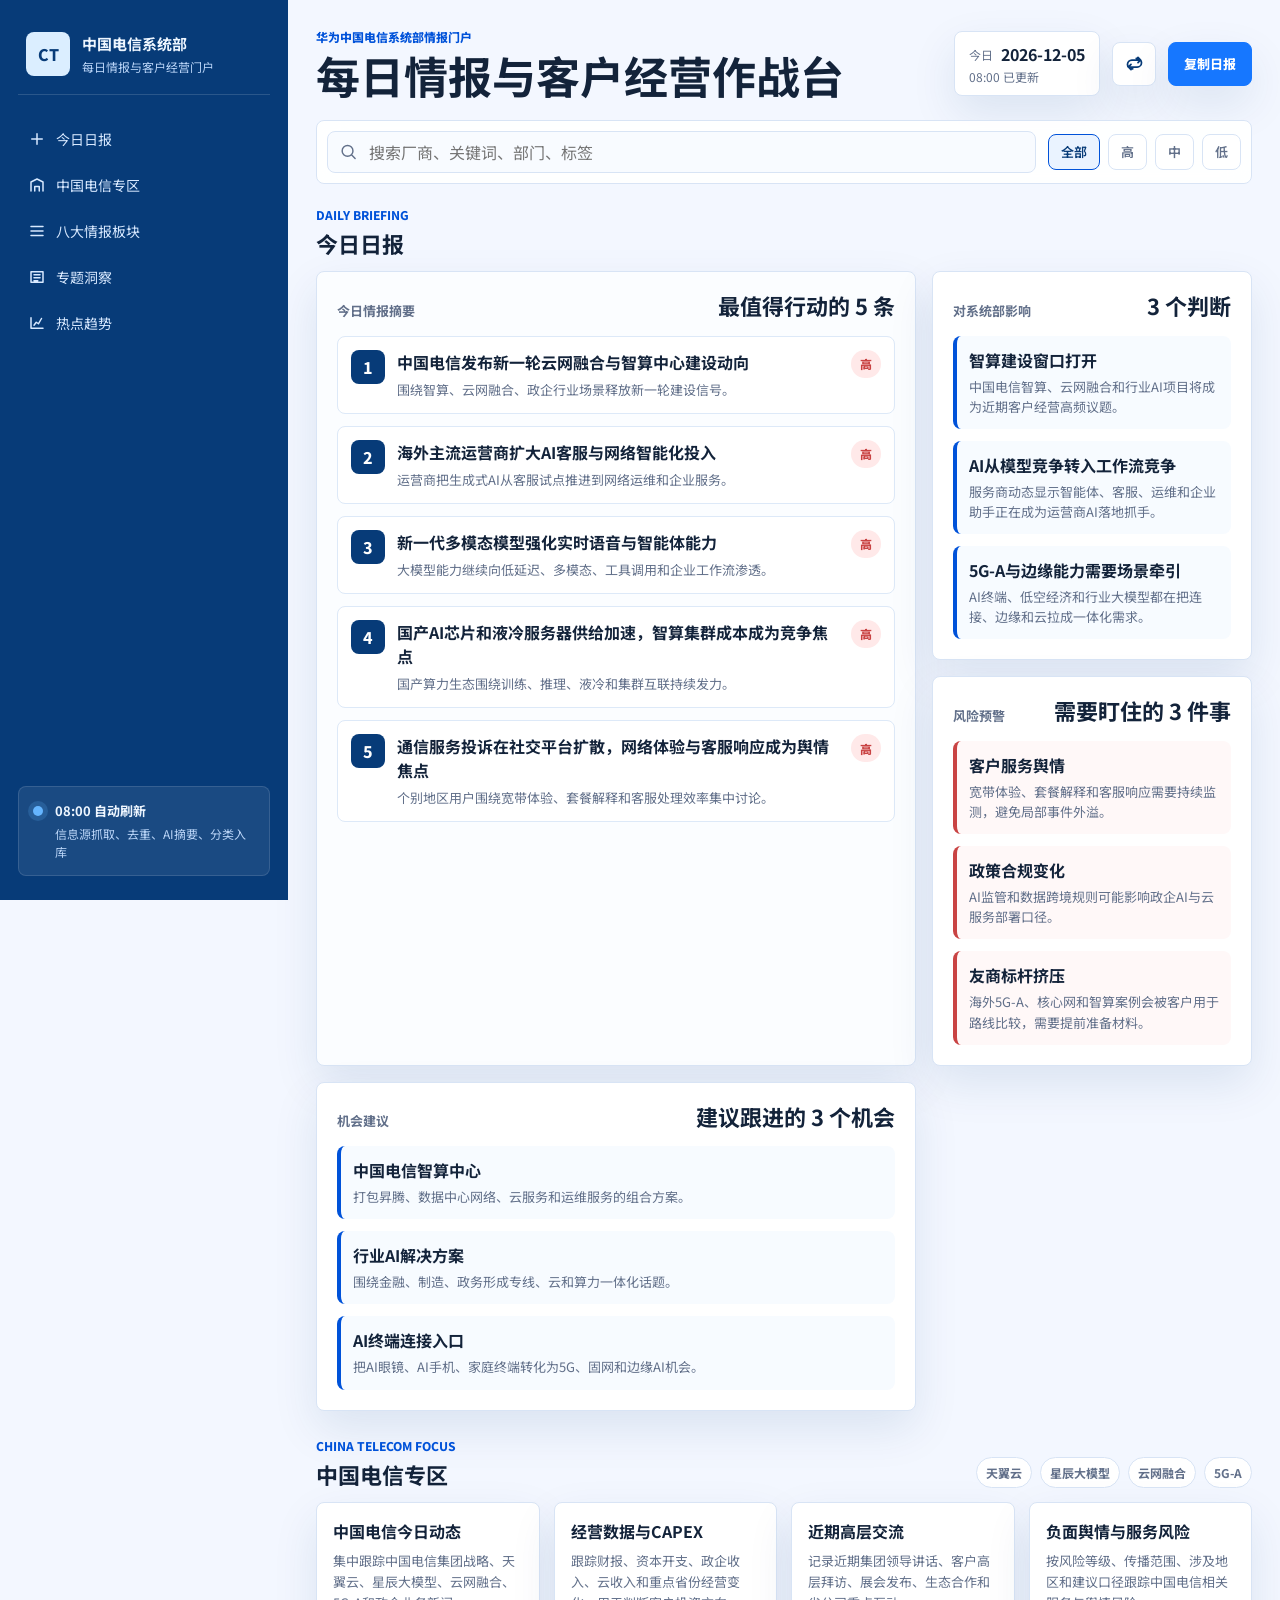
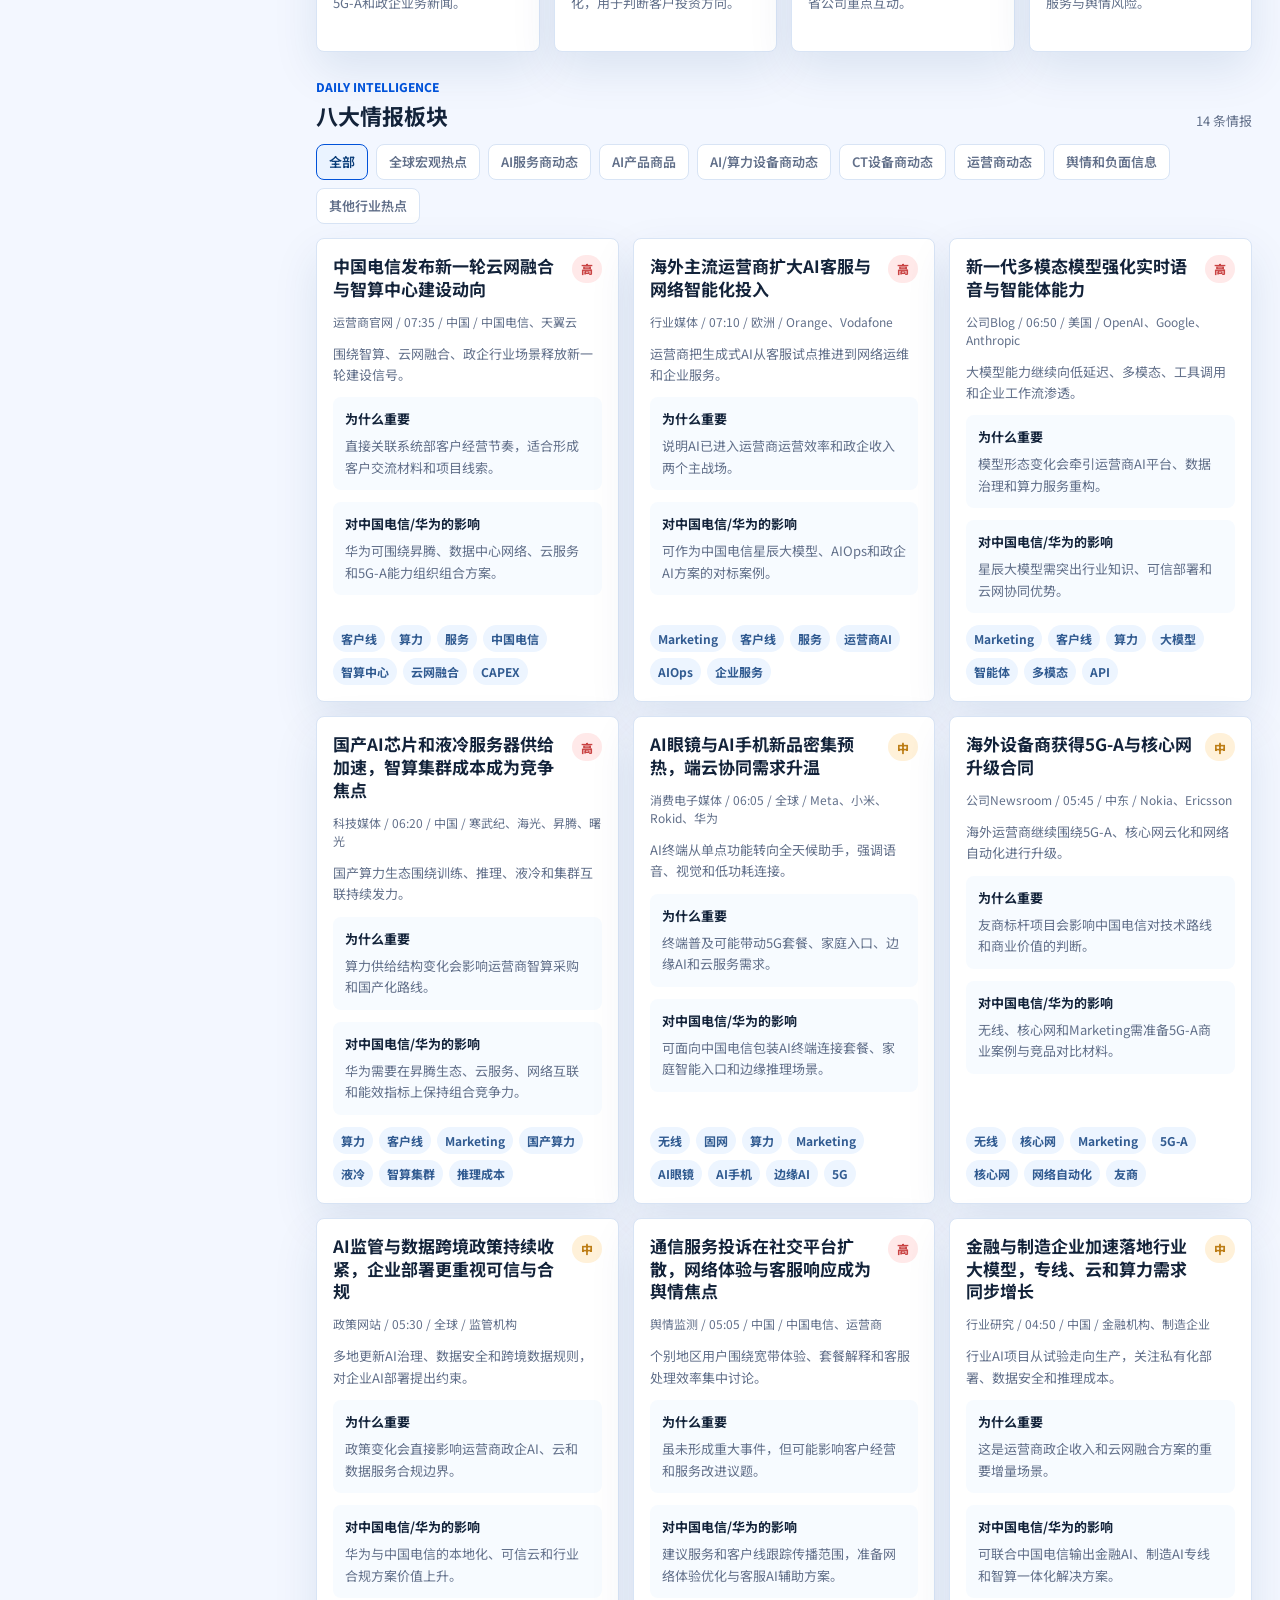
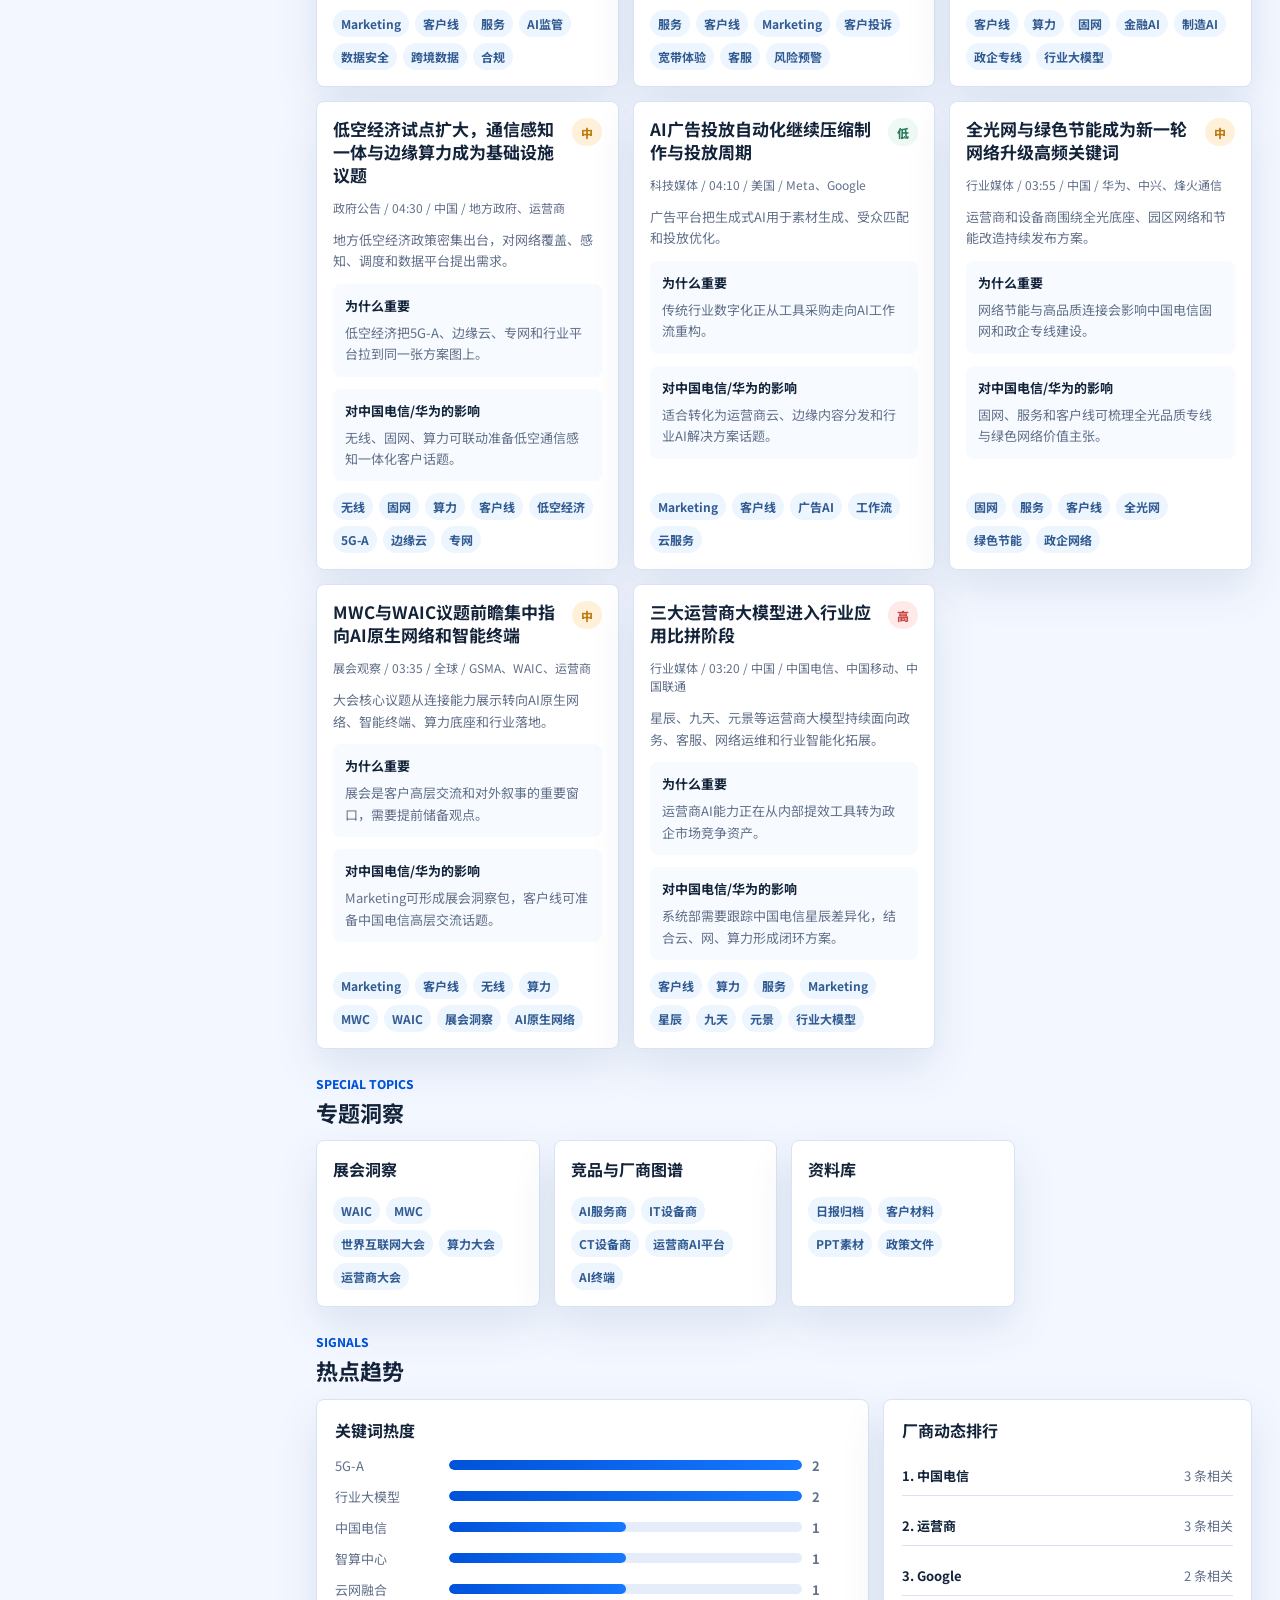
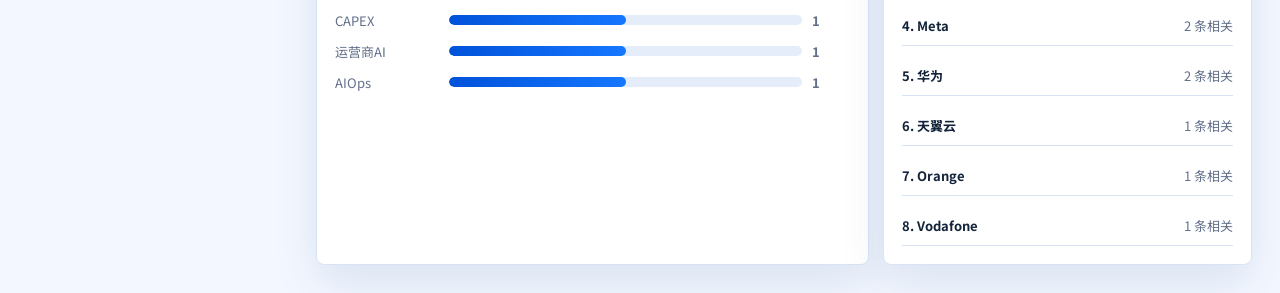
<file: index.html>
<!doctype html>
<html lang="zh-CN">
  <head>
    <meta charset="UTF-8" />
    <meta name="viewport" content="width=device-width, initial-scale=1.0" />
    <title>中国电信系统部情报门户</title>
    <link rel="preconnect" href="https://fonts.googleapis.com" />
    <link rel="preconnect" href="https://fonts.gstatic.com" crossorigin />
    <link
      href="https://fonts.googleapis.com/css2?family=Noto+Sans+SC:wght@400;500;600;700;800&display=swap"
      rel="stylesheet"
    />
    <link rel="stylesheet" href="./styles.css" />
  </head>
  <body>
    <div class="app-shell">
      <aside class="sidebar" aria-label="主导航">
        <div class="brand">
          <div class="brand-mark">CT</div>
          <div>
            <strong>中国电信系统部</strong>
            <span>每日情报与客户经营门户</span>
          </div>
        </div>

        <nav class="nav-list" id="navList"></nav>

        <section class="status-panel">
          <span class="status-dot"></span>
          <div>
            <strong>08:00 自动刷新</strong>
            <p>信息源抓取、去重、AI摘要、分类入库</p>
          </div>
        </section>
      </aside>

      <main class="workspace">
        <header class="topbar">
          <div>
            <p class="eyebrow">华为中国电信系统部情报门户</p>
            <h1>每日情报与客户经营作战台</h1>
          </div>
          <div class="topbar-actions">
            <div class="refresh-pill">
              <span>今日</span>
              <strong id="todayLabel">2026-05-09</strong>
              <small>08:00 已更新</small>
            </div>
            <button class="icon-button" id="shareButton" title="复制分享链接" aria-label="复制分享链接">
              <svg viewBox="0 0 24 24" aria-hidden="true">
                <path d="M16 5l3 3-3 3M19 8H9a5 5 0 0 0 0 10h1M8 19l-3-3 3-3M5 16h10a5 5 0 0 0 0-10h-1" />
              </svg>
            </button>
            <button class="text-button" id="copyBriefButton">复制日报</button>
          </div>
        </header>

        <section class="control-row" aria-label="搜索与筛选">
          <label class="search-box">
            <svg viewBox="0 0 24 24" aria-hidden="true">
              <path d="m21 21-4.35-4.35M10.5 18a7.5 7.5 0 1 1 0-15 7.5 7.5 0 0 1 0 15Z" />
            </svg>
            <input id="searchInput" type="search" placeholder="搜索厂商、关键词、部门、标签" />
          </label>
          <div class="filter-tabs" id="priorityTabs" aria-label="重要级别筛选"></div>
        </section>

        <section class="section-block first-section" id="daily">
          <div class="section-title-row">
            <div>
              <p class="eyebrow">Daily Briefing</p>
              <h2>今日日报</h2>
            </div>
          </div>
          <div class="hero-grid">
          <article class="briefing-panel primary-panel">
            <div class="section-heading">
              <p>今日情报摘要</p>
              <h2>最值得行动的 5 条</h2>
            </div>
            <div class="top-five" id="topFive"></div>
          </article>

          <article class="briefing-panel">
            <div class="section-heading">
              <p>对系统部影响</p>
              <h2>3 个判断</h2>
            </div>
            <div class="insight-list" id="impactList"></div>
          </article>

          <article class="briefing-panel risk-panel">
            <div class="section-heading">
              <p>风险预警</p>
              <h2>需要盯住的 3 件事</h2>
            </div>
            <div class="risk-list" id="riskList"></div>
          </article>

          <article class="briefing-panel">
            <div class="section-heading">
              <p>机会建议</p>
              <h2>建议跟进的 3 个机会</h2>
            </div>
            <div class="opportunity-list" id="opportunityList"></div>
          </article>
          </div>
        </section>

        <section class="section-block" id="china-telecom">
          <div class="section-title-row">
            <div>
              <p class="eyebrow">China Telecom Focus</p>
              <h2>中国电信专区</h2>
            </div>
            <div class="metric-strip">
              <span>天翼云</span>
              <span>星辰大模型</span>
              <span>云网融合</span>
              <span>5G-A</span>
            </div>
          </div>
          <div class="telecom-grid" id="telecomFocus"></div>
        </section>

        <section class="section-block" id="news-flow">
          <div class="section-title-row">
            <div>
              <p class="eyebrow">Daily Intelligence</p>
              <h2>八大情报板块</h2>
            </div>
            <span class="result-count" id="resultCount"></span>
          </div>
          <div class="category-tabs" id="categoryTabs"></div>
          <div class="news-grid" id="newsGrid"></div>
        </section>

        <section class="section-block" id="specials">
          <div class="section-title-row">
            <div>
              <p class="eyebrow">Special Topics</p>
              <h2>专题洞察</h2>
            </div>
          </div>
          <div class="special-grid" id="specialGrid"></div>
        </section>

        <section class="section-block" id="trends">
          <div class="section-title-row">
            <div>
              <p class="eyebrow">Signals</p>
              <h2>热点趋势</h2>
            </div>
          </div>
          <div class="analytics-grid">
            <article class="analytics-panel">
              <h3>关键词热度</h3>
              <div class="bar-chart" id="keywordChart"></div>
            </article>
            <article class="analytics-panel">
              <h3>厂商动态排行</h3>
              <div class="vendor-list" id="vendorRank"></div>
            </article>
          </div>
        </section>
      </main>
    </div>

    <div class="toast" id="toast" role="status" aria-live="polite">分享链接已复制</div>

    <script src="./data/portal-data.js"></script>
    <script src="./app.js"></script>
  </body>
</html>
</file>
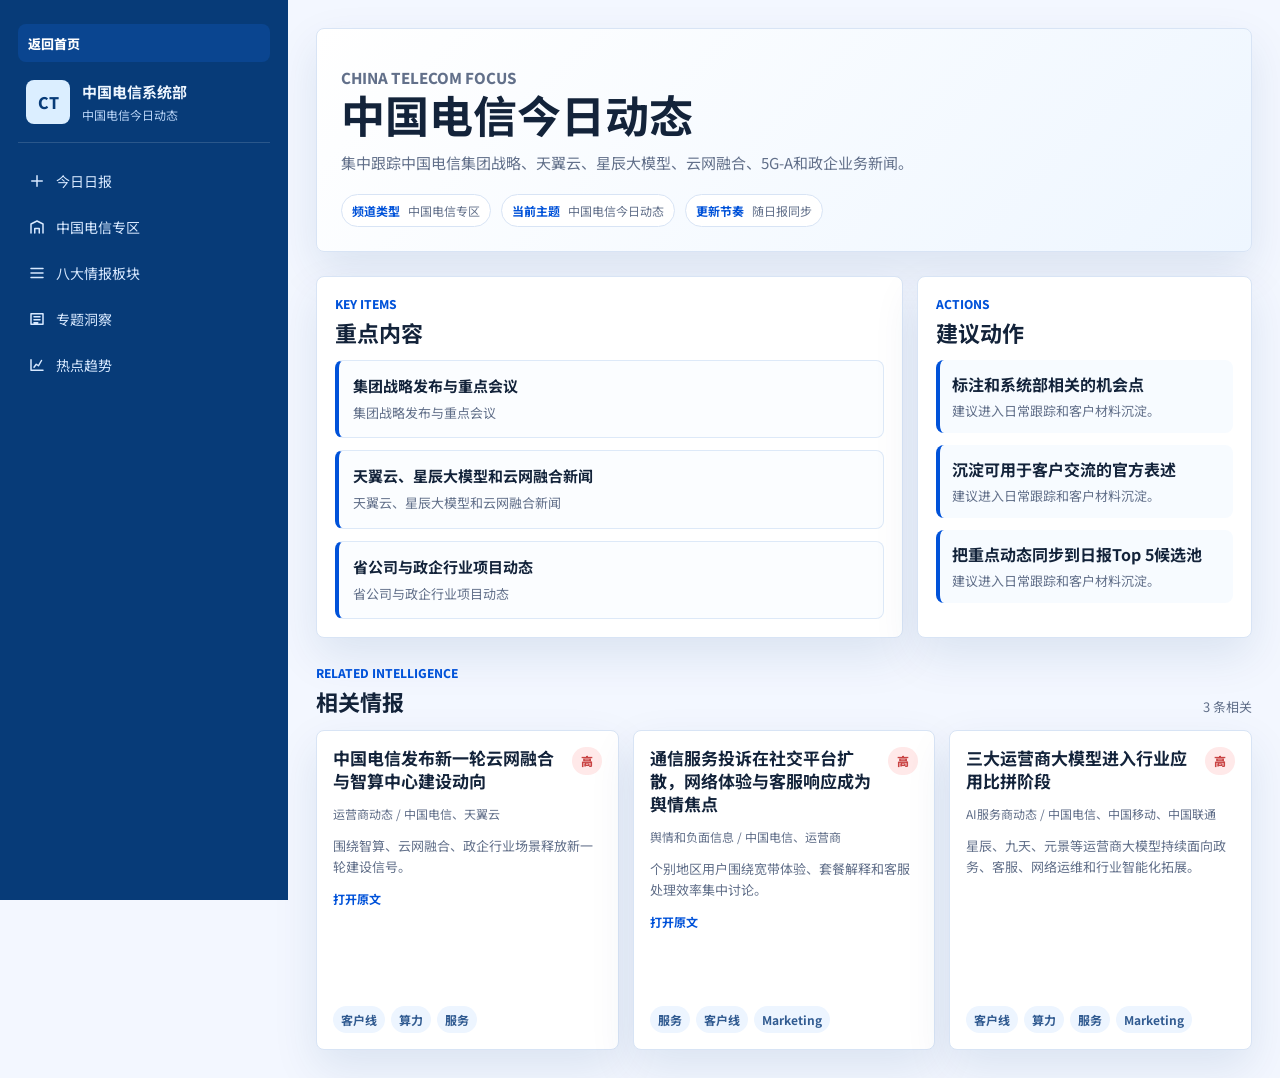
<file: detail.html>
<!doctype html>
<html lang="zh-CN">
  <head>
    <meta charset="UTF-8" />
    <meta name="viewport" content="width=device-width, initial-scale=1.0" />
    <title>情报详情 - 中国电信系统部</title>
    <link rel="preconnect" href="https://fonts.googleapis.com" />
    <link rel="preconnect" href="https://fonts.gstatic.com" crossorigin />
    <link
      href="https://fonts.googleapis.com/css2?family=Noto+Sans+SC:wght@400;500;600;700;800&display=swap"
      rel="stylesheet"
    />
    <link rel="stylesheet" href="./styles.css" />
  </head>
  <body>
    <div class="detail-shell">
      <aside class="detail-sidebar" aria-label="详情导航">
        <a class="back-link" href="./index.html">返回首页</a>
        <div class="brand detail-brand">
          <div class="brand-mark">CT</div>
          <div>
            <strong>中国电信系统部</strong>
            <span id="detailNavHint">详情工作台</span>
          </div>
        </div>
        <nav class="nav-list detail-nav" id="detailNav"></nav>
      </aside>

      <main class="detail-main">
        <header class="detail-hero">
          <p class="eyebrow" id="detailEyebrow">Detail</p>
          <h1 id="detailTitle">情报详情</h1>
          <p id="detailSummary"></p>
          <div class="detail-meta" id="detailMeta"></div>
        </header>

        <section class="detail-grid">
          <article class="detail-panel primary-detail-panel">
            <div class="section-title-row">
              <div>
                <p class="eyebrow">Key Items</p>
                <h2 id="primaryPanelTitle">重点内容</h2>
              </div>
            </div>
            <div class="detail-item-list" id="detailItems"></div>
          </article>

          <aside class="detail-panel">
            <div class="section-title-row">
              <div>
                <p class="eyebrow">Actions</p>
                <h2>建议动作</h2>
              </div>
            </div>
            <div class="detail-action-list" id="detailActions"></div>
          </aside>
        </section>

        <section class="section-block">
          <div class="section-title-row">
            <div>
              <p class="eyebrow">Related Intelligence</p>
              <h2>相关情报</h2>
            </div>
            <span class="result-count" id="relatedCount"></span>
          </div>
          <div class="news-grid" id="relatedNews"></div>
        </section>
      </main>
    </div>

    <script src="./data/portal-data.js"></script>
    <script src="./detail.js"></script>
  </body>
</html>
</file>
<file: styles.css>
:root {
  color-scheme: light;
  --bg: #f3f7ff;
  --panel: #ffffff;
  --panel-soft: #eef5ff;
  --ink: #13233a;
  --muted: #62708a;
  --line: #d8e4f5;
  --blue: #0052d9;
  --blue-dark: #073b78;
  --blue-bright: #1677ff;
  --blue-soft: #eaf3ff;
  --gold: #bd7d15;
  --red: #c94343;
  --green: #287a5a;
  --shadow: 0 18px 45px rgba(13, 55, 119, 0.1);
}

* {
  box-sizing: border-box;
}

html {
  scroll-behavior: smooth;
}

body {
  margin: 0;
  min-height: 100vh;
  background: var(--bg);
  color: var(--ink);
  font-family: "Noto Sans SC", "PingFang SC", "Microsoft YaHei", sans-serif;
  letter-spacing: 0;
}

button,
input {
  font: inherit;
}

.app-shell {
  display: grid;
  grid-template-columns: 288px minmax(0, 1fr);
  min-height: 100vh;
}

.sidebar {
  position: sticky;
  top: 0;
  height: 100vh;
  display: flex;
  flex-direction: column;
  gap: 24px;
  padding: 24px 18px;
  background: var(--blue-dark);
  color: #eef6ff;
  overflow-y: auto;
}

.brand {
  display: flex;
  align-items: center;
  gap: 12px;
  padding: 8px 8px 18px;
  border-bottom: 1px solid rgba(255, 255, 255, 0.14);
}

.brand-mark {
  display: grid;
  place-items: center;
  width: 44px;
  height: 44px;
  border-radius: 8px;
  background: #dbeeff;
  color: var(--blue-dark);
  font-weight: 800;
}

.brand strong {
  display: block;
  font-size: 15px;
}

.brand span {
  display: block;
  margin-top: 4px;
  color: #b9d4f7;
  font-size: 12px;
}

.nav-list {
  display: grid;
  gap: 6px;
}

.nav-link {
  display: flex;
  align-items: center;
  gap: 10px;
  min-height: 40px;
  padding: 9px 10px;
  border-radius: 8px;
  color: #d8e9ff;
  text-decoration: none;
  font-size: 14px;
  transition: background 160ms ease, color 160ms ease;
}

.nav-link svg {
  width: 18px;
  height: 18px;
  fill: none;
  stroke: currentColor;
  stroke-width: 2;
  stroke-linecap: round;
  stroke-linejoin: round;
  flex: 0 0 auto;
}

.nav-link:hover,
.nav-link.active {
  background: rgba(22, 119, 255, 0.2);
  color: #ffffff;
}

.status-panel {
  display: flex;
  gap: 12px;
  margin-top: auto;
  padding: 14px;
  border-radius: 8px;
  background: rgba(255, 255, 255, 0.08);
  border: 1px solid rgba(255, 255, 255, 0.12);
}

.status-dot {
  width: 10px;
  height: 10px;
  margin-top: 5px;
  border-radius: 50%;
  background: #65b5ff;
  box-shadow: 0 0 0 5px rgba(101, 181, 255, 0.18);
  flex: 0 0 auto;
}

.status-panel strong {
  display: block;
  font-size: 13px;
}

.status-panel p {
  margin: 5px 0 0;
  color: #b9d4f7;
  font-size: 12px;
  line-height: 1.5;
}

.workspace {
  min-width: 0;
  padding: 28px;
}

.topbar {
  display: flex;
  align-items: center;
  justify-content: space-between;
  gap: 20px;
  margin-bottom: 20px;
}

.eyebrow {
  margin: 0 0 7px;
  color: var(--blue);
  font-size: 12px;
  font-weight: 800;
  text-transform: uppercase;
}

h1,
h2,
h3,
p {
  margin-top: 0;
}

h1 {
  margin-bottom: 0;
  font-size: clamp(28px, 4vw, 44px);
  line-height: 1.08;
  letter-spacing: 0;
}

h2 {
  margin-bottom: 0;
  font-size: 22px;
  line-height: 1.25;
}

h3 {
  margin-bottom: 14px;
  font-size: 16px;
}

.topbar-actions {
  display: flex;
  align-items: center;
  gap: 12px;
}

.refresh-pill {
  display: grid;
  grid-template-columns: auto auto;
  gap: 2px 8px;
  align-items: center;
  padding: 10px 14px;
  border: 1px solid var(--line);
  border-radius: 8px;
  background: var(--panel);
  box-shadow: var(--shadow);
  white-space: nowrap;
}

.refresh-pill span,
.refresh-pill small {
  color: var(--muted);
  font-size: 12px;
}

.refresh-pill small {
  grid-column: 1 / -1;
}

.icon-button {
  display: grid;
  place-items: center;
  width: 44px;
  height: 44px;
  border: 1px solid var(--line);
  border-radius: 8px;
  background: var(--panel);
  color: var(--blue-dark);
  cursor: pointer;
  box-shadow: var(--shadow);
}

.icon-button svg {
  width: 21px;
  height: 21px;
  fill: none;
  stroke: currentColor;
  stroke-width: 2;
  stroke-linecap: round;
  stroke-linejoin: round;
}

.text-button {
  min-height: 44px;
  padding: 0 15px;
  border: 1px solid var(--blue-bright);
  border-radius: 8px;
  background: var(--blue-bright);
  color: #fff;
  cursor: pointer;
  font-size: 13px;
  font-weight: 800;
  box-shadow: var(--shadow);
  white-space: nowrap;
}

.control-row {
  position: sticky;
  top: 0;
  z-index: 5;
  display: flex;
  gap: 12px;
  align-items: center;
  margin-bottom: 22px;
  padding: 10px;
  border: 1px solid var(--line);
  border-radius: 8px;
  background: rgba(255, 255, 255, 0.92);
  backdrop-filter: blur(14px);
}

.search-box {
  display: flex;
  align-items: center;
  gap: 10px;
  flex: 1;
  min-width: 220px;
  padding: 0 12px;
  height: 42px;
  border: 1px solid var(--line);
  border-radius: 8px;
  background: #f8fbff;
}

.search-box svg {
  width: 18px;
  height: 18px;
  fill: none;
  stroke: var(--muted);
  stroke-width: 2;
  stroke-linecap: round;
  stroke-linejoin: round;
}

.search-box input {
  width: 100%;
  border: 0;
  outline: 0;
  background: transparent;
  color: var(--ink);
}

.filter-tabs,
.category-tabs {
  display: flex;
  flex-wrap: wrap;
  gap: 8px;
}

.tab-button {
  min-height: 36px;
  padding: 7px 12px;
  border: 1px solid var(--line);
  border-radius: 8px;
  background: #fff;
  color: var(--muted);
  cursor: pointer;
  font-size: 13px;
  font-weight: 600;
}

.tab-button.active {
  border-color: var(--blue);
  background: var(--blue-soft);
  color: var(--blue-dark);
}

.hero-grid {
  display: grid;
  grid-template-columns: minmax(0, 1.5fr) minmax(300px, 0.8fr);
  gap: 16px;
}

.briefing-panel,
.analytics-panel {
  border: 1px solid var(--line);
  border-radius: 8px;
  background: var(--panel);
  box-shadow: var(--shadow);
}

.briefing-panel {
  padding: 20px;
}

.primary-panel {
  grid-row: span 2;
  background: #fbfdff;
}

.section-heading {
  display: flex;
  align-items: end;
  justify-content: space-between;
  gap: 16px;
  margin-bottom: 16px;
}

.section-heading p {
  margin: 0;
  color: var(--muted);
  font-size: 13px;
  font-weight: 700;
}

.top-five {
  display: grid;
  gap: 12px;
}

.top-item {
  display: grid;
  grid-template-columns: 34px minmax(0, 1fr) auto;
  gap: 12px;
  align-items: start;
  padding: 13px;
  border: 1px solid #dde9f8;
  border-radius: 8px;
  background: #ffffff;
}

.rank {
  display: grid;
  place-items: center;
  width: 34px;
  height: 34px;
  border-radius: 8px;
  background: var(--blue-dark);
  color: #fff;
  font-weight: 800;
}

.top-item h3 {
  margin: 0 0 6px;
  font-size: 16px;
}

.top-item p {
  margin: 0;
  color: var(--muted);
  font-size: 13px;
  line-height: 1.55;
}

.level-badge {
  display: inline-flex;
  align-items: center;
  min-height: 28px;
  padding: 4px 9px;
  border-radius: 999px;
  font-size: 12px;
  font-weight: 800;
}

.level-high {
  background: #ffe9e9;
  color: var(--red);
}

.level-medium {
  background: #fff1d9;
  color: var(--gold);
}

.level-low {
  background: #eef8f4;
  color: var(--green);
}

.insight-list,
.risk-list,
.opportunity-list {
  display: grid;
  gap: 12px;
}

.mini-item {
  padding: 12px;
  border-left: 4px solid var(--blue);
  border-radius: 8px;
  background: #f7fbff;
}

.risk-panel .mini-item {
  border-left-color: var(--red);
  background: #fff8f8;
}

.mini-item strong {
  display: block;
  margin-bottom: 5px;
}

.mini-item p {
  margin: 0;
  color: var(--muted);
  font-size: 13px;
  line-height: 1.55;
}

.section-block {
  margin-top: 26px;
}

.first-section {
  margin-top: 0;
}

.section-title-row {
  display: flex;
  justify-content: space-between;
  align-items: end;
  gap: 16px;
  margin-bottom: 14px;
}

.metric-strip {
  display: flex;
  flex-wrap: wrap;
  gap: 8px;
}

.metric-strip span {
  padding: 6px 9px;
  border: 1px solid var(--line);
  border-radius: 999px;
  background: #fff;
  color: var(--muted);
  font-size: 12px;
  font-weight: 700;
}

.telecom-grid,
.special-grid {
  display: grid;
  grid-template-columns: repeat(4, minmax(0, 1fr));
  gap: 14px;
}

.focus-card,
.special-card {
  display: block;
  min-height: 150px;
  padding: 16px;
  border: 1px solid var(--line);
  border-radius: 8px;
  background: var(--panel);
  box-shadow: var(--shadow);
}

.card-link {
  color: inherit;
  text-decoration: none;
  transition: border-color 160ms ease, box-shadow 160ms ease, transform 160ms ease;
}

.card-link:hover {
  border-color: var(--blue-bright);
  box-shadow: 0 18px 48px rgba(0, 82, 217, 0.16);
  transform: translateY(-2px);
}

.focus-card strong,
.special-card strong {
  display: block;
  margin-bottom: 8px;
  font-size: 16px;
}

.focus-card p {
  margin: 0;
  color: var(--muted);
  font-size: 13px;
  line-height: 1.6;
}

.special-card {
  min-height: 130px;
}

.special-card .tag-row {
  margin-top: 16px;
}

.analytics-grid {
  display: grid;
  grid-template-columns: minmax(0, 1.2fr) minmax(300px, 0.8fr);
  gap: 14px;
}

.analytics-panel {
  padding: 18px;
}

.bar-chart {
  display: grid;
  gap: 12px;
}

.bar-row {
  display: grid;
  grid-template-columns: 104px minmax(0, 1fr) 38px;
  gap: 10px;
  align-items: center;
  color: var(--muted);
  font-size: 13px;
}

.bar-track {
  height: 10px;
  border-radius: 999px;
  background: #e4edf9;
  overflow: hidden;
}

.bar-fill {
  height: 100%;
  border-radius: inherit;
  background: linear-gradient(90deg, var(--blue), var(--blue-bright));
}

.vendor-list {
  display: grid;
  gap: 10px;
}

.vendor-row {
  display: flex;
  justify-content: space-between;
  gap: 12px;
  padding: 10px 0;
  border-bottom: 1px solid var(--line);
  color: var(--muted);
  font-size: 13px;
}

.vendor-row strong {
  color: var(--ink);
}

.result-count {
  color: var(--muted);
  font-size: 13px;
}

.category-tabs {
  margin-bottom: 14px;
}

.news-grid {
  display: grid;
  grid-template-columns: repeat(3, minmax(0, 1fr));
  gap: 14px;
}

.news-card {
  display: flex;
  flex-direction: column;
  gap: 12px;
  min-height: 320px;
  padding: 16px;
  border: 1px solid var(--line);
  border-radius: 8px;
  background: var(--panel);
  box-shadow: var(--shadow);
}

.news-card-header {
  display: flex;
  justify-content: space-between;
  gap: 12px;
  align-items: start;
}

.news-card h3 {
  margin: 0;
  font-size: 17px;
  line-height: 1.35;
}

.news-meta {
  color: var(--muted);
  font-size: 12px;
  line-height: 1.5;
}

.news-card p {
  margin: 0;
  color: var(--muted);
  font-size: 13px;
  line-height: 1.65;
}

.analysis-block {
  display: grid;
  gap: 7px;
  padding: 12px;
  border-radius: 8px;
  background: #f7fbff;
}

.analysis-block strong {
  color: var(--ink);
  font-size: 13px;
}

.tag-row {
  display: flex;
  flex-wrap: wrap;
  gap: 6px;
  margin-top: auto;
}

.tag {
  padding: 5px 8px;
  border-radius: 999px;
  background: #edf5ff;
  color: #315b91;
  font-size: 12px;
  font-weight: 700;
}

.empty-state {
  grid-column: 1 / -1;
  padding: 34px;
  border: 1px dashed var(--line);
  border-radius: 8px;
  background: rgba(255, 255, 255, 0.6);
  color: var(--muted);
  text-align: center;
}

.toast {
  position: fixed;
  right: 24px;
  bottom: 24px;
  transform: translateY(20px);
  opacity: 0;
  pointer-events: none;
  padding: 12px 16px;
  border-radius: 8px;
  background: var(--blue-dark);
  color: #fff;
  box-shadow: var(--shadow);
  transition: opacity 180ms ease, transform 180ms ease;
}

.toast.show {
  transform: translateY(0);
  opacity: 1;
}

.detail-shell {
  display: grid;
  grid-template-columns: 288px minmax(0, 1fr);
  min-height: 100vh;
  background: var(--bg);
}

.detail-sidebar {
  position: sticky;
  top: 0;
  height: 100vh;
  display: flex;
  flex-direction: column;
  gap: 18px;
  padding: 24px 18px;
  background: var(--blue-dark);
  color: #eef6ff;
  overflow-y: auto;
}

.detail-brand {
  padding-top: 0;
}

.back-link {
  display: inline-flex;
  align-items: center;
  min-height: 38px;
  padding: 8px 10px;
  border-radius: 8px;
  background: rgba(22, 119, 255, 0.18);
  color: #ffffff;
  text-decoration: none;
  font-size: 13px;
  font-weight: 800;
}

.detail-main {
  min-width: 0;
  padding: 28px;
}

.detail-hero {
  padding: 24px;
  border: 1px solid var(--line);
  border-radius: 8px;
  background: linear-gradient(135deg, #ffffff 0%, #eef6ff 100%);
  box-shadow: var(--shadow);
}

.detail-hero h1 {
  max-width: 980px;
}

.detail-hero p {
  max-width: 920px;
  margin: 12px 0 0;
  color: var(--muted);
  font-size: 15px;
  line-height: 1.7;
}

.detail-meta {
  display: flex;
  flex-wrap: wrap;
  gap: 10px;
  margin-top: 18px;
}

.detail-meta span {
  display: inline-flex;
  gap: 8px;
  align-items: center;
  padding: 7px 10px;
  border: 1px solid var(--line);
  border-radius: 999px;
  background: #fff;
  color: var(--muted);
  font-size: 12px;
}

.detail-meta strong {
  color: var(--blue);
}

.detail-meta a,
.source-link {
  color: var(--blue);
  font-weight: 700;
  text-decoration: none;
}

.detail-meta a:hover,
.source-link:hover {
  text-decoration: underline;
}

.detail-grid {
  display: grid;
  grid-template-columns: minmax(0, 1.4fr) minmax(300px, 0.8fr);
  gap: 14px;
  margin-top: 24px;
}

.detail-panel {
  padding: 18px;
  border: 1px solid var(--line);
  border-radius: 8px;
  background: var(--panel);
  box-shadow: var(--shadow);
}

.primary-detail-panel {
  min-height: 360px;
}

.detail-item-list,
.detail-action-list {
  display: grid;
  gap: 12px;
}

.detail-item {
  padding: 14px;
  border: 1px solid #dde9f8;
  border-left: 4px solid var(--blue);
  border-radius: 8px;
  background: #fbfdff;
}

.detail-item strong {
  display: block;
  margin-bottom: 6px;
  font-size: 15px;
}

.detail-item p {
  margin: 0;
  color: var(--muted);
  font-size: 13px;
  line-height: 1.65;
}

.detail-item small {
  display: block;
  margin-top: 8px;
  color: var(--muted);
  font-size: 12px;
  line-height: 1.5;
}

.detail-item .tag-row {
  margin-top: 10px;
}

.source-link {
  display: inline-flex;
  width: fit-content;
  font-size: 12px;
}

@media (max-width: 1180px) {
  .app-shell {
    grid-template-columns: 232px minmax(0, 1fr);
  }

  .detail-shell {
    grid-template-columns: 232px minmax(0, 1fr);
  }

  .telecom-grid,
  .special-grid,
  .news-grid {
    grid-template-columns: repeat(2, minmax(0, 1fr));
  }
}

@media (max-width: 860px) {
  .app-shell {
    display: block;
  }

  .detail-shell {
    display: block;
  }

  .sidebar,
  .detail-sidebar {
    position: static;
    height: auto;
  }

  .nav-list {
    grid-template-columns: repeat(2, minmax(0, 1fr));
  }

  .workspace,
  .detail-main {
    padding: 18px;
  }

  .topbar,
  .control-row,
  .section-title-row {
    align-items: stretch;
    flex-direction: column;
  }

  .hero-grid,
  .detail-grid,
  .analytics-grid,
  .telecom-grid,
  .special-grid,
  .news-grid {
    grid-template-columns: 1fr;
  }

  .primary-panel {
    grid-row: auto;
  }

  .top-item {
    grid-template-columns: 34px minmax(0, 1fr);
  }

  .top-item .level-badge {
    grid-column: 2;
    justify-self: start;
  }

  .bar-row {
    grid-template-columns: 86px minmax(0, 1fr) 34px;
  }
}
</file>
